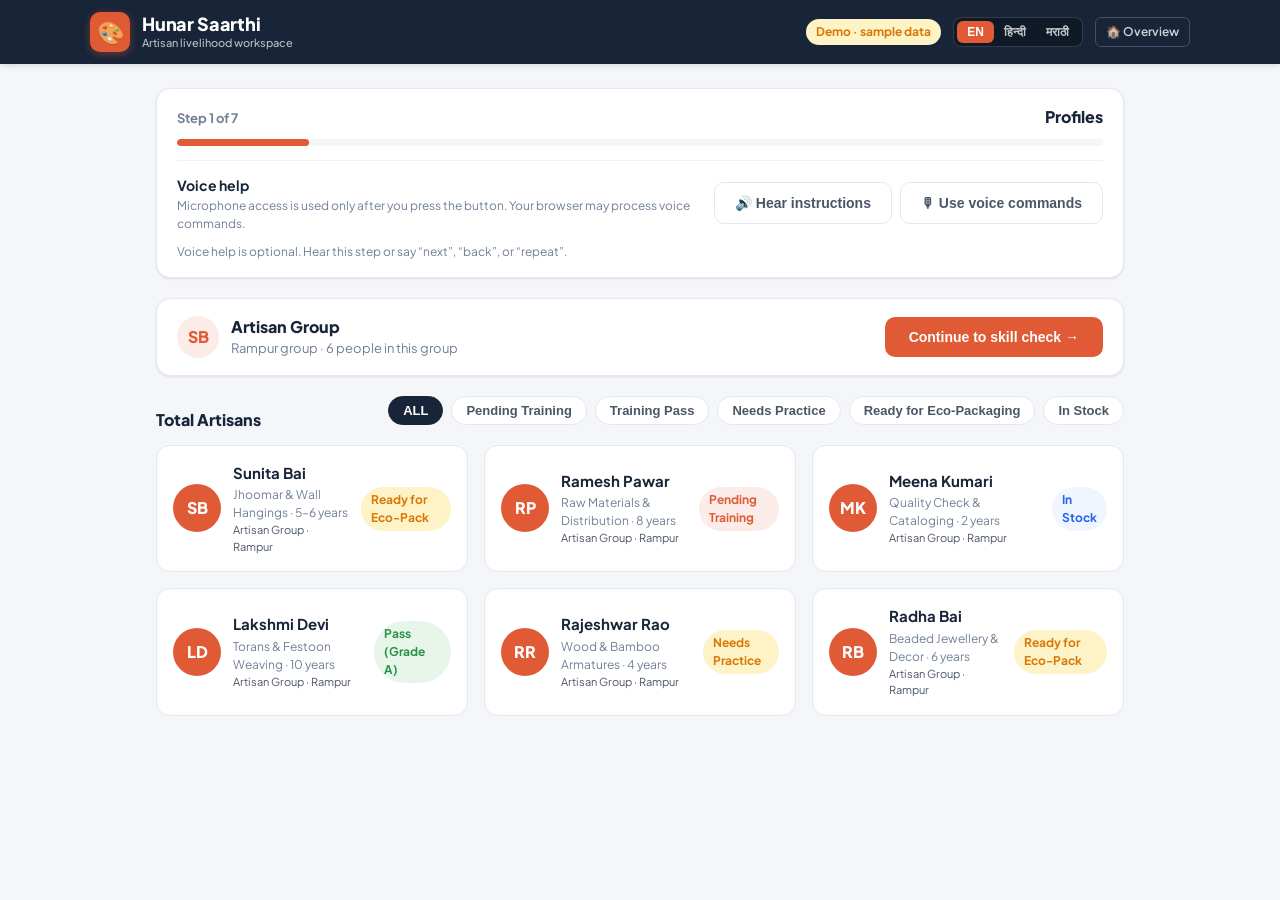
<file: index.html>
<!DOCTYPE html>
<html lang="en">
<head>
  <meta charset="utf-8">
  <meta name="viewport" content="width=device-width, initial-scale=1, viewport-fit=cover">
  <meta name="theme-color" content="#182438">
  <title>Hunar Saarthi — Artisan Workspace</title>
  <meta name="description" content="Hunar Saarthi helps artisan groups manage profiles, products, orders, and earnings.">
  <link rel="stylesheet" href="css/style.css">
</head>
<body>
  <!-- Master Application Container -->
  <div id="app-root"></div>

  <!-- Main Logic Script -->
  <script src="js/app.js"></script>
</body>
</html>
</file>
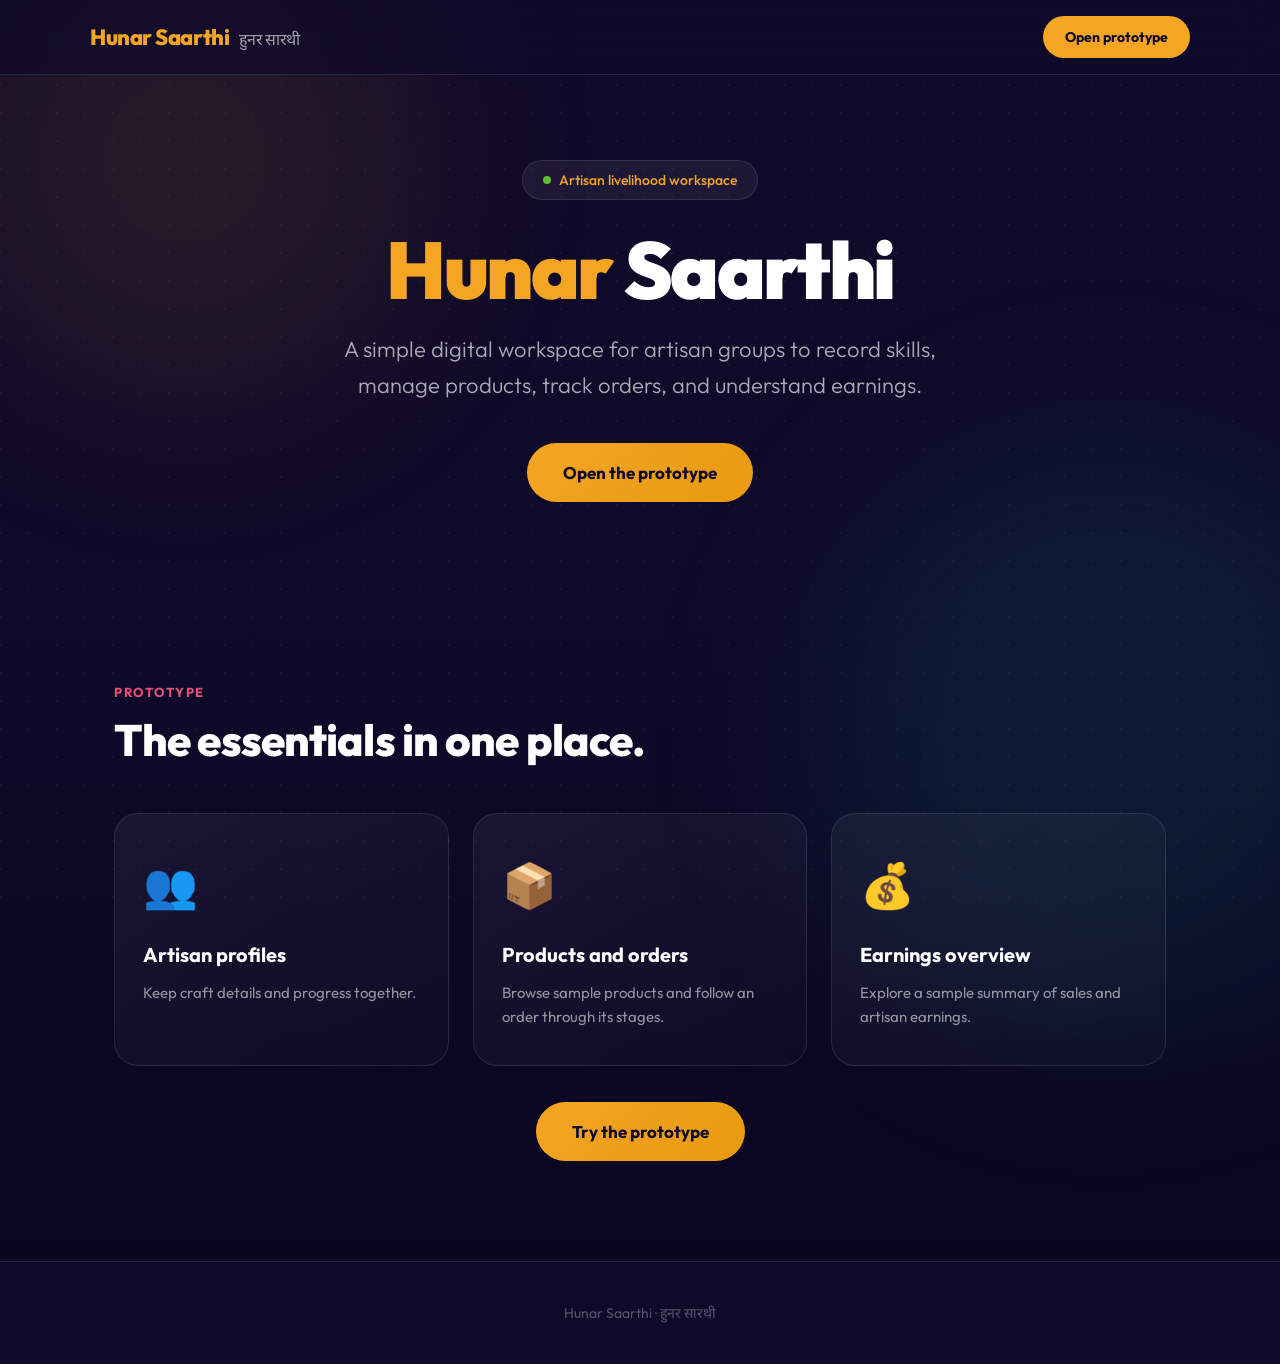
<file: landing.html>
<!DOCTYPE html>
<html lang="en">
<head>
  <meta charset="utf-8">
  <meta name="viewport" content="width=device-width, initial-scale=1, viewport-fit=cover">
  <meta name="theme-color" content="#0F0A2A">
  <title>Hunar Saarthi — Artisan Livelihood</title>
  <meta name="description" content="Hunar Saarthi helps artisan communities manage skills, products, orders, and earnings.">
  <link rel="stylesheet" href="css/landing.css">
</head>
<body>
  <div class="bg-grid"></div>
  <div class="bg-orb o1"></div>
  <div class="bg-orb o2"></div>

  <nav class="nav-bar" id="nav">
    <div class="nav-inner">
      <a href="#" class="logo">Hunar Saarthi <span>हुनर सारथी</span></a>
      <a href="index.html" class="nav-cta">Open prototype</a>
    </div>
  </nav>

  <main>
    <section class="hero-section">
      <div class="container">
        <div class="hero-badge"><span class="dot"></span> Artisan livelihood workspace</div>
        <h1 class="hero-title"><span class="gold">Hunar</span> Saarthi</h1>
        <p class="hero-sub">
          A simple digital workspace for artisan groups to record skills, manage products,
          track orders, and understand earnings.
        </p>
        <div class="hero-actions">
          <a href="index.html" class="btn-primary">Open the prototype</a>
        </div>
      </div>
    </section>

    <section class="features-section" id="features">
      <div class="container">
        <div class="section-label">Prototype</div>
        <h2 class="section-title">The essentials in one place.</h2>
        <div class="features-grid">
          <article class="feature-card">
            <div class="feature-emoji">👥</div>
            <h3 class="feature-title">Artisan profiles</h3>
            <p class="feature-desc">Keep craft details and progress together.</p>
          </article>
          <article class="feature-card">
            <div class="feature-emoji">📦</div>
            <h3 class="feature-title">Products and orders</h3>
            <p class="feature-desc">Browse sample products and follow an order through its stages.</p>
          </article>
          <article class="feature-card">
            <div class="feature-emoji">💰</div>
            <h3 class="feature-title">Earnings overview</h3>
            <p class="feature-desc">Explore a sample summary of sales and artisan earnings.</p>
          </article>
        </div>
        <div class="hero-actions" style="margin-top:36px;">
          <a href="index.html" class="btn-primary">Try the prototype</a>
        </div>
      </div>
    </section>
  </main>

  <footer class="footer">
    <div class="container">
      <p>Hunar Saarthi · हुनर सारथी</p>
    </div>
  </footer>
</body>
</html>
</file>
<file: css/style.css>
@import url('https://fonts.googleapis.com/css2?family=Plus+Jakarta+Sans:wght@400;500;600;700;800&family=Noto+Sans+Devanagari:wght@400;500;600;700&display=swap');

:root {
  --primary: #E05A36;
  --primary-dark: #C64321;
  --primary-light: #FBECE8;
  --navy: #182438;
  --navy-dark: #0F1726;
  --slate: #4A5568;
  --light-slate: #718096;
  --bg-page: #F4F6F9;
  --bg-card: #FFFFFF;
  --border: #E2E8F0;
  --border-light: #EDF2F7;
  --green: #2B9348;
  --green-light: #E8F5E9;
  --gold: #D97706;
  --gold-light: #FEF3C7;
  --blue: #2563EB;
  --blue-light: #EFF6FF;
  --shadow-sm: 0 1px 3px rgba(0,0,0,0.06), 0 1px 2px rgba(0,0,0,0.04);
  --shadow-md: 0 4px 6px -1px rgba(0,0,0,0.08), 0 2px 4px -1px rgba(0,0,0,0.04);
  --shadow-lg: 0 10px 15px -3px rgba(0,0,0,0.1), 0 4px 6px -2px rgba(0,0,0,0.05);
}

*, *::before, *::after { box-sizing: border-box; margin: 0; padding: 0; }

body {
  font-family: 'Plus Jakarta Sans', 'Noto Sans Devanagari', system-ui, sans-serif;
  background-color: var(--bg-page);
  color: var(--navy);
  line-height: 1.5;
  min-height: 100vh;
  padding-bottom: 24px;
}

/* ─── Top Master Header ─── */
.app-header {
  background: var(--navy);
  color: #fff;
  padding: 12px 20px;
  position: sticky;
  top: 0;
  z-index: 100;
  box-shadow: var(--shadow-md);
}

.header-top-row {
  display: flex;
  align-items: center;
  justify-content: space-between;
  max-width: 1100px;
  margin: 0 auto;
  gap: 16px;
  flex-wrap: wrap;
}

.brand-block {
  display: flex;
  align-items: center;
  gap: 12px;
}

.brand-icon {
  background: var(--primary);
  color: #fff;
  width: 40px;
  height: 40px;
  border-radius: 10px;
  display: flex;
  align-items: center;
  justify-content: center;
  font-size: 22px;
  font-weight: 800;
  box-shadow: 0 2px 8px rgba(224, 90, 54, 0.4);
}

.brand-title {
  font-size: 18px;
  font-weight: 800;
  letter-spacing: -0.01em;
  line-height: 1.2;
}

.brand-subtitle {
  font-size: 11px;
  color: rgba(255, 255, 255, 0.7);
  font-weight: 500;
}

.header-actions {
  display: flex;
  align-items: center;
  gap: 12px;
  flex-wrap: wrap;
}

.team-chip {
  font-size: 11px;
  background: rgba(255, 255, 255, 0.08);
  border: 1px solid rgba(255, 255, 255, 0.15);
  padding: 4px 10px;
  border-radius: 99px;
  color: rgba(255, 255, 255, 0.9);
  display: flex;
  align-items: center;
  gap: 6px;
}

.team-chip strong {
  color: var(--primary);
}

.lang-selector {
  display: flex;
  background: rgba(0, 0, 0, 0.3);
  border-radius: 8px;
  padding: 3px;
  border: 1px solid rgba(255, 255, 255, 0.15);
}

.lang-btn {
  background: none;
  border: none;
  color: rgba(255, 255, 255, 0.75);
  font-size: 12px;
  font-weight: 700;
  padding: 4px 10px;
  border-radius: 6px;
  cursor: pointer;
  transition: all 0.2s;
}

.lang-btn.active {
  background: var(--primary);
  color: #fff;
}

.portal-nav-link {
  color: rgba(255, 255, 255, 0.8);
  text-decoration: none;
  font-size: 12px;
  font-weight: 600;
  padding: 5px 10px;
  border-radius: 6px;
  border: 1px solid rgba(255, 255, 255, 0.2);
  transition: all 0.2s;
}

.portal-nav-link:hover {
  background: rgba(255, 255, 255, 0.1);
  color: #fff;
}

/* ─── Main Content Container ─── */
.main-container {
  max-width: 1000px;
  margin: 24px auto;
  padding: 0 16px;
}

.workflow-progress {
  background: #fff;
  border: 1px solid var(--border);
  border-radius: 14px;
  padding: 16px 20px;
  margin-bottom: 20px;
  box-shadow: var(--shadow-sm);
}

.workflow-progress-heading {
  display: flex;
  align-items: baseline;
  justify-content: space-between;
  gap: 12px;
  margin-bottom: 10px;
}

.workflow-progress-heading span {
  color: var(--light-slate);
  font-size: 13px;
  font-weight: 700;
}

.workflow-progress-heading h1 {
  color: var(--navy);
  font-size: 16px;
  font-weight: 800;
}

.workflow-progress-track {
  height: 7px;
  overflow: hidden;
  border-radius: 99px;
  background: var(--bg-page);
}

.workflow-progress-track span {
  display: block;
  height: 100%;
  border-radius: inherit;
  background: var(--primary);
  transition: width 0.25s ease;
}

.workflow-navigation {
  display: flex;
  justify-content: flex-start;
  margin-top: 16px;
}

.voice-help {
  display: grid;
  grid-template-columns: minmax(180px, 1fr) auto;
  align-items: center;
  gap: 10px 16px;
  border-top: 1px solid var(--border-light);
  margin-top: 14px;
  padding-top: 12px;
}

.voice-help-copy strong {
  color: var(--navy);
  font-size: 14px;
}

.voice-help-copy p,
.voice-status {
  color: var(--light-slate);
  font-size: 12px;
}

.voice-help-actions {
  display: flex;
  gap: 8px;
  flex-wrap: wrap;
}

.voice-button {
  min-height: 42px;
  padding: 8px 12px;
  font-size: 12px;
}

.voice-status {
  grid-column: 1 / -1;
  min-height: 18px;
}

.group-summary {
  display: flex;
  align-items: center;
  justify-content: space-between;
  gap: 16px;
  background: #fff;
  border: 1px solid var(--border);
  border-radius: 14px;
  padding: 16px 20px;
  margin-bottom: 20px;
  box-shadow: var(--shadow-sm);
}

.group-summary-details {
  display: flex;
  align-items: center;
  gap: 12px;
}

.group-summary-avatar {
  display: grid;
  width: 42px;
  height: 42px;
  place-items: center;
  border-radius: 50%;
  background: var(--primary-light);
  color: var(--primary);
  font-weight: 800;
}

.group-summary h2,
.artisan-list-heading h2 {
  color: var(--navy);
  font-size: 16px;
  font-weight: 800;
}

.group-summary p {
  color: var(--light-slate);
  font-size: 13px;
}

.artisan-list-heading {
  display: flex;
  flex-wrap: wrap;
  align-items: center;
  justify-content: space-between;
  gap: 8px 16px;
}

.artisan-list-heading .filter-pills-bar {
  margin-bottom: 12px;
}

/* ─── White Surface Cards ─── */
.hub-card {
  background: var(--bg-card);
  border-radius: 16px;
  border: 1px solid var(--border);
  padding: 24px;
  margin-bottom: 24px;
  box-shadow: var(--shadow-sm);
}

.card-header-row {
  display: flex;
  align-items: center;
  justify-content: space-between;
  margin-bottom: 16px;
  flex-wrap: wrap;
  gap: 12px;
}

.card-title {
  font-size: 20px;
  font-weight: 800;
  color: var(--navy);
  display: flex;
  align-items: center;
  gap: 10px;
}

.card-desc {
  font-size: 14px;
  color: var(--slate);
  margin-bottom: 20px;
}

/* ─── Badge Styles ─── */
.badge {
  display: inline-flex;
  align-items: center;
  gap: 6px;
  padding: 4px 10px;
  border-radius: 99px;
  font-size: 12px;
  font-weight: 700;
}

.badge-green { background: var(--green-light); color: var(--green); }
.badge-gold { background: var(--gold-light); color: var(--gold); }
.badge-orange { background: var(--primary-light); color: var(--primary); }
.badge-blue { background: var(--blue-light); color: var(--blue); }

/* ─── Stats Grid Row ─── */
.stat-chips-grid {
  display: grid;
  grid-template-columns: repeat(auto-fit, minmax(160px, 1fr));
  gap: 14px;
  margin-bottom: 24px;
}

.stat-chip-box {
  background: var(--bg-page);
  border: 1px solid var(--border);
  border-radius: 12px;
  padding: 14px 18px;
  text-align: center;
}

.stat-chip-num {
  font-size: 24px;
  font-weight: 800;
  color: var(--navy);
  line-height: 1.1;
  margin-bottom: 4px;
}

.stat-chip-label {
  font-size: 12px;
  color: var(--slate);
  font-weight: 600;
  text-transform: uppercase;
  letter-spacing: 0.5px;
}

/* ─── Filter Pills ─── */
.filter-pills-bar {
  display: flex;
  gap: 8px;
  overflow-x: auto;
  padding-bottom: 8px;
  margin-bottom: 20px;
}

.pill-btn {
  background: #fff;
  border: 1px solid var(--border);
  color: var(--slate);
  font-size: 13px;
  font-weight: 600;
  padding: 6px 14px;
  border-radius: 99px;
  cursor: pointer;
  white-space: nowrap;
  transition: all 0.2s;
}

.pill-btn:hover, .pill-btn.active {
  background: var(--navy);
  color: #fff;
  border-color: var(--navy);
}

/* ─── Artisan List & Cards ─── */
.artisan-list-grid {
  display: grid;
  grid-template-columns: repeat(auto-fit, minmax(280px, 1fr));
  gap: 16px;
}

.artisan-item-card {
  background: #fff;
  border: 1px solid var(--border);
  border-radius: 14px;
  padding: 16px;
  display: flex;
  align-items: center;
  justify-content: space-between;
  gap: 12px;
  transition: transform 0.2s, box-shadow 0.2s;
  cursor: default;
}

.artisan-item-card:hover {
  box-shadow: var(--shadow-sm);
}

.artisan-avatar-block {
  display: flex;
  align-items: center;
  gap: 12px;
}

.artisan-avatar {
  width: 48px;
  height: 48px;
  border-radius: 50%;
  background: var(--primary);
  color: #fff;
  font-weight: 800;
  font-size: 16px;
  display: flex;
  align-items: center;
  justify-content: center;
  flex-shrink: 0;
}

.artisan-info h4 {
  font-size: 15px;
  font-weight: 700;
  color: var(--navy);
  margin-bottom: 2px;
}

.artisan-info p {
  font-size: 12px;
  color: var(--light-slate);
}

/* ─── Product Catalog Grid ─── */
.product-catalog-grid {
  display: grid;
  grid-template-columns: repeat(auto-fit, minmax(280px, 1fr));
  gap: 20px;
}

.product-item-card {
  background: #fff;
  border: 1px solid var(--border);
  border-radius: 14px;
  overflow: hidden;
  display: flex;
  flex-direction: column;
  transition: all 0.2s;
}

.product-item-card:hover {
  box-shadow: var(--shadow-md);
  border-color: var(--primary);
}

.product-image-box {
  height: 170px;
  background: #F8FAFC;
  display: flex;
  align-items: center;
  justify-content: center;
  font-size: 48px;
  position: relative;
  border-bottom: 1px solid var(--border-light);
}

.product-image-box img {
  width: 100%;
  height: 100%;
  object-fit: cover;
}

.product-body {
  padding: 16px;
  flex: 1;
  display: flex;
  flex-direction: column;
  justify-content: space-between;
}

.product-meta-row {
  display: flex;
  justify-content: space-between;
  align-items: baseline;
  margin-bottom: 6px;
}

.product-name {
  font-size: 16px;
  font-weight: 700;
  color: var(--navy);
}

.product-price {
  font-size: 18px;
  font-weight: 800;
  color: var(--primary);
}

.product-desc {
  font-size: 13px;
  color: var(--slate);
  margin-bottom: 12px;
  line-height: 1.4;
}

.product-footer-row {
  display: flex;
  align-items: center;
  justify-content: space-between;
  border-top: 1px solid var(--border-light);
  padding-top: 10px;
  font-size: 12px;
  color: var(--light-slate);
  font-weight: 600;
}

/* ─── Stepper Pipeline (Order Tracker) ─── */
.order-stepper-box {
  background: #fff;
  border: 1px solid var(--border);
  border-radius: 16px;
  padding: 24px;
  margin: 20px 0;
}

.stepper-timeline {
  display: flex;
  justify-content: space-between;
  position: relative;
  margin: 30px 0 20px;
}

.stepper-timeline::before {
  content: '';
  position: absolute;
  top: 18px;
  left: 30px;
  right: 30px;
  height: 4px;
  background: var(--border);
  z-index: 1;
}

.step-node {
  position: relative;
  z-index: 2;
  text-align: center;
  flex: 1;
}

.step-circle {
  width: 38px;
  height: 38px;
  border-radius: 50%;
  background: #fff;
  border: 3px solid var(--border);
  color: var(--slate);
  font-weight: 800;
  font-size: 14px;
  display: flex;
  align-items: center;
  justify-content: center;
  margin: 0 auto 8px;
  transition: all 0.3s;
}

.step-node.completed .step-circle {
  background: var(--green);
  border-color: var(--green);
  color: #fff;
}

.step-node.active .step-circle {
  background: var(--primary);
  border-color: var(--primary);
  color: #fff;
  box-shadow: 0 0 0 4px var(--primary-light);
}

.step-label {
  font-size: 12px;
  font-weight: 700;
  color: var(--navy);
  margin-bottom: 2px;
}

.step-date {
  font-size: 11px;
  color: var(--light-slate);
}

/* ─── Purchase Order Document Styling ─── */
.po-document-box {
  background: #fff;
  border: 2px solid var(--border);
  border-radius: 12px;
  padding: 32px;
  max-width: 800px;
  margin: 0 auto;
  box-shadow: var(--shadow-md);
  position: relative;
}

.po-header-grid {
  display: flex;
  justify-content: space-between;
  align-items: flex-start;
  border-bottom: 2px solid var(--navy);
  padding-bottom: 16px;
  margin-bottom: 24px;
  flex-wrap: wrap;
  gap: 16px;
}

.po-title-block h2 {
  font-size: 24px;
  font-weight: 900;
  color: var(--primary);
}

.po-title-block p {
  font-size: 13px;
  color: var(--slate);
}

.po-meta-block {
  text-align: right;
  font-size: 13px;
}

.po-table {
  width: 100%;
  border-collapse: collapse;
  margin: 20px 0;
  font-size: 14px;
}

.po-table th {
  background: var(--bg-page);
  padding: 12px 14px;
  text-align: left;
  border-bottom: 2px solid var(--border);
  font-weight: 700;
  color: var(--navy);
}

.po-table td {
  padding: 12px 14px;
  border-bottom: 1px solid var(--border-light);
}

.po-totals-box {
  width: 280px;
  margin-left: auto;
  margin-top: 16px;
}

.po-total-row {
  display: flex;
  justify-content: space-between;
  padding: 6px 0;
  font-size: 14px;
}

.po-total-row.grand {
  border-top: 2px solid var(--navy);
  font-size: 17px;
  font-weight: 800;
  color: var(--primary);
  padding-top: 10px;
}

/* ─── Buttons ─── */
.btn-primary {
  background: var(--primary);
  color: #fff;
  border: none;
  padding: 12px 24px;
  border-radius: 10px;
  font-size: 14px;
  font-weight: 700;
  cursor: pointer;
  display: inline-flex;
  align-items: center;
  gap: 8px;
  transition: all 0.2s;
}

.btn-primary:hover {
  background: var(--primary-dark);
  box-shadow: 0 4px 12px rgba(224, 90, 54, 0.3);
}

.btn-outline {
  background: transparent;
  color: var(--slate);
  border: 1px solid var(--border);
  padding: 10px 20px;
  border-radius: 10px;
  font-size: 14px;
  font-weight: 600;
  cursor: pointer;
  transition: all 0.2s;
}

button {
  touch-action: manipulation;
}

.btn-outline:hover {
  background: var(--bg-page);
  color: var(--navy);
}

/* ─── Form Inputs ─── */
.input-field {
  width: 100%;
  padding: 10px 14px;
  border: 1px solid var(--border);
  border-radius: 8px;
  font-size: 14px;
  font-family: inherit;
  margin-top: 6px;
}

.input-field:focus {
  outline: none;
  border-color: var(--primary);
  box-shadow: 0 0 0 3px var(--primary-light);
}

/* ─── Responsive Media Queries ─── */
@media (max-width: 768px) {
  .brand-title { font-size: 15px; }
  .stepper-timeline { flex-direction: column; gap: 20px; }
  .stepper-timeline::before { display: none; }
  .po-document-box { padding: 16px; }
  .workflow-progress-heading { align-items: flex-start; flex-direction: column; gap: 2px; }
  .voice-help { grid-template-columns: 1fr; }
  .voice-status { grid-column: auto; }
  .group-summary { align-items: flex-start; flex-direction: column; }
  .artisan-list-heading { align-items: flex-start; flex-direction: column; }
}
</file>
<file: css/landing.css>
@import url('https://fonts.googleapis.com/css2?family=Outfit:wght@300;400;600;700;800;900&family=Noto+Sans+Devanagari:wght@400;700;900&display=swap');

:root {
  --ink: #0F0A2A;
  --ink2: #1B1555;
  --gold: #F5A524;
  --teal: #16B2A2;
  --rose: #E8507A;
  --leaf: #5CBF3A;
  --violet: #7C6CFF;
  --mist: #F3F0FF;
  --glass: rgba(255, 255, 255, 0.06);
  --glass-border: rgba(255, 255, 255, 0.1);
  --glow-gold: rgba(245, 165, 36, 0.25);
  --glow-teal: rgba(22, 178, 162, 0.25);
  --glow-rose: rgba(232, 80, 122, 0.2);
}

*, *::before, *::after { box-sizing: border-box; margin: 0; padding: 0; }

html { scroll-behavior: smooth; }

body {
  font-family: 'Outfit', 'Noto Sans Devanagari', system-ui, sans-serif;
  background: var(--ink);
  color: #fff;
  overflow-x: hidden;
  line-height: 1.6;
}

/* ─── Animated background ─── */
.bg-grid {
  position: fixed; inset: 0; z-index: 0; pointer-events: none;
  background-image: radial-gradient(circle at 1px 1px, rgba(255,255,255,0.04) 1.5px, transparent 0);
  background-size: 28px 28px;
}
.bg-orb {
  position: fixed; border-radius: 50%; filter: blur(100px); opacity: 0.4; z-index: 0; pointer-events: none;
  animation: orb-float 12s ease-in-out infinite alternate;
}
.bg-orb.o1 { width: 500px; height: 500px; background: var(--glow-gold); top: -10%; left: -5%; }
.bg-orb.o2 { width: 600px; height: 600px; background: var(--glow-teal); bottom: -15%; right: -10%; animation-delay: -4s; }
.bg-orb.o3 { width: 350px; height: 350px; background: var(--glow-rose); top: 40%; left: 50%; animation-delay: -8s; }
@keyframes orb-float {
  0% { transform: translate(0, 0) scale(1); }
  100% { transform: translate(40px, -30px) scale(1.15); }
}

/* ─── Layout ─── */
.container { max-width: 1100px; margin: 0 auto; padding: 0 24px; position: relative; z-index: 1; }
section { padding: 100px 0; }

/* ─── Nav ─── */
.nav-bar {
  position: fixed; top: 0; left: 0; right: 0; z-index: 100;
  padding: 16px 24px;
  background: rgba(15, 10, 42, 0.7);
  backdrop-filter: blur(20px); -webkit-backdrop-filter: blur(20px);
  border-bottom: 1px solid var(--glass-border);
  transition: background 0.3s;
}
.nav-inner { max-width: 1100px; margin: 0 auto; display: flex; align-items: center; justify-content: space-between; }
.logo { font-size: 22px; font-weight: 800; color: var(--gold); text-decoration: none; letter-spacing: -0.02em; }
.logo span { color: #fff; opacity: 0.6; font-weight: 400; margin-left: 6px; font-size: 16px; }
.nav-links { display: flex; gap: 28px; list-style: none; }
.nav-links a {
  color: rgba(255,255,255,0.7); text-decoration: none; font-weight: 500; font-size: 15px;
  transition: color 0.2s;
}
.nav-links a:hover { color: var(--gold); }
.nav-cta {
  background: var(--gold); color: var(--ink); border: 0; padding: 10px 22px;
  border-radius: 99px; font-weight: 700; font-size: 14px; cursor: pointer;
  transition: transform 0.15s, box-shadow 0.2s; text-decoration: none;
}
.nav-cta:hover { transform: translateY(-2px); box-shadow: 0 8px 24px var(--glow-gold); }

/* ─── Hero ─── */
.hero-section { padding-top: 160px; padding-bottom: 80px; text-align: center; }
.hero-badge {
  display: inline-flex; align-items: center; gap: 8px;
  background: var(--glass); border: 1px solid var(--glass-border);
  padding: 8px 20px; border-radius: 99px; font-size: 14px; font-weight: 500;
  color: var(--gold); margin-bottom: 28px;
  animation: fadeUp 0.8s ease-out;
}
.hero-badge .dot { width: 8px; height: 8px; border-radius: 50%; background: var(--leaf); animation: blink 2s infinite; }
@keyframes blink { 0%,100% { opacity:1; } 50% { opacity:0.3; } }

.hero-title {
  font-size: clamp(42px, 7vw, 80px); font-weight: 900; line-height: 1.05;
  letter-spacing: -0.03em; margin-bottom: 20px;
  animation: fadeUp 0.8s ease-out 0.1s both;
}
.hero-title .gold { color: var(--gold); }
.hero-title .devanagari {
  display: block; font-size: clamp(32px, 5vw, 56px); color: var(--teal); margin-top: 4px;
  font-family: 'Noto Sans Devanagari', sans-serif;
}
.hero-sub {
  font-size: clamp(17px, 2.5vw, 22px); font-weight: 300; color: rgba(255,255,255,0.65);
  max-width: 650px; margin: 0 auto 40px; line-height: 1.6;
  animation: fadeUp 0.8s ease-out 0.2s both;
}
.hero-actions {
  display: flex; gap: 16px; justify-content: center; flex-wrap: wrap;
  animation: fadeUp 0.8s ease-out 0.3s both;
}
.btn-primary {
  background: linear-gradient(135deg, var(--gold), #E89A10);
  color: var(--ink); padding: 16px 36px; border: 0; border-radius: 99px;
  font-size: 17px; font-weight: 700; cursor: pointer; text-decoration: none;
  transition: transform 0.15s, box-shadow 0.2s;
}
.btn-primary:hover { transform: translateY(-3px); box-shadow: 0 12px 32px var(--glow-gold); }
.btn-ghost {
  background: var(--glass); color: #fff; padding: 16px 36px; border: 1px solid var(--glass-border);
  border-radius: 99px; font-size: 17px; font-weight: 600; cursor: pointer; text-decoration: none;
  transition: transform 0.15s, background 0.2s;
}
.btn-ghost:hover { transform: translateY(-3px); background: rgba(255,255,255,0.1); }

@keyframes fadeUp {
  from { opacity: 0; transform: translateY(28px); }
  to { opacity: 1; transform: translateY(0); }
}

/* ─── Stats ribbon ─── */
.stats-ribbon {
  display: grid; grid-template-columns: repeat(auto-fit, minmax(180px, 1fr));
  gap: 2px; margin-top: 80px;
  background: var(--glass-border); border-radius: 24px; overflow: hidden;
  animation: fadeUp 0.8s ease-out 0.4s both;
}
.stat-card {
  background: rgba(15, 10, 42, 0.8); padding: 32px 24px; text-align: center;
  backdrop-filter: blur(10px);
}
.stat-number { font-size: 42px; font-weight: 900; line-height: 1; }
.stat-number.gold { color: var(--gold); }
.stat-number.teal { color: var(--teal); }
.stat-number.rose { color: var(--rose); }
.stat-number.violet { color: var(--violet); }
.stat-label { font-size: 14px; color: rgba(255,255,255,0.55); margin-top: 6px; font-weight: 500; }

/* ─── Problem section ─── */
.problem-section { background: linear-gradient(180deg, var(--ink), #130E35); }
.section-label {
  font-size: 13px; font-weight: 700; letter-spacing: 0.12em; text-transform: uppercase;
  color: var(--rose); margin-bottom: 12px;
}
.section-title {
  font-size: clamp(28px, 4vw, 44px); font-weight: 800; line-height: 1.15;
  letter-spacing: -0.02em; margin-bottom: 20px;
}
.section-desc {
  font-size: 18px; color: rgba(255,255,255,0.6); max-width: 650px; margin-bottom: 48px;
}
.pain-grid {
  display: grid; grid-template-columns: repeat(auto-fill, minmax(280px, 1fr));
  gap: 20px;
}
.pain-card {
  background: var(--glass); border: 1px solid var(--glass-border);
  border-radius: 20px; padding: 28px;
  transition: transform 0.2s, border-color 0.3s;
}
.pain-card:hover { transform: translateY(-4px); border-color: var(--rose); }
.pain-icon { font-size: 36px; margin-bottom: 14px; }
.pain-title { font-size: 18px; font-weight: 700; margin-bottom: 8px; }
.pain-desc { font-size: 15px; color: rgba(255,255,255,0.55); line-height: 1.5; }

/* ─── Solution section ─── */
.solution-section { }
.flow-diagram {
  display: flex; align-items: stretch; gap: 0; flex-wrap: wrap; justify-content: center;
  margin-top: 48px;
}
.flow-step {
  flex: 1; min-width: 200px; max-width: 260px; padding: 32px 20px; text-align: center;
  position: relative;
}
.flow-step::after {
  content: '→'; position: absolute; right: -14px; top: 50%; transform: translateY(-50%);
  font-size: 28px; color: rgba(255,255,255,0.2);
}
.flow-step:last-child::after { display: none; }
.flow-icon {
  width: 72px; height: 72px; border-radius: 22px; display: grid; place-items: center;
  font-size: 34px; margin: 0 auto 16px;
  box-shadow: 0 8px 24px rgba(0,0,0,0.3);
}
.flow-icon.bg-gold { background: linear-gradient(135deg, var(--gold), #E89A10); }
.flow-icon.bg-teal { background: linear-gradient(135deg, var(--teal), #0E9E90); }
.flow-icon.bg-rose { background: linear-gradient(135deg, var(--rose), #D24470); }
.flow-icon.bg-violet { background: linear-gradient(135deg, var(--violet), #6356E0); }
.flow-icon.bg-leaf { background: linear-gradient(135deg, var(--leaf), #46A22E); }
.flow-label { font-size: 15px; font-weight: 700; margin-bottom: 6px; }
.flow-desc { font-size: 13px; color: rgba(255,255,255,0.5); }

/* ─── Features / App showcase ─── */
.features-section { background: linear-gradient(180deg, var(--ink), #0A0620); }
.features-grid {
  display: grid; grid-template-columns: repeat(auto-fill, minmax(300px, 1fr));
  gap: 24px; margin-top: 48px;
}
.feature-card {
  background: linear-gradient(145deg, rgba(255,255,255,0.05), rgba(255,255,255,0.02));
  border: 1px solid var(--glass-border);
  border-radius: 24px; padding: 36px 28px;
  transition: transform 0.25s, box-shadow 0.3s, border-color 0.3s;
}
.feature-card:hover {
  transform: translateY(-6px);
  box-shadow: 0 20px 50px rgba(0,0,0,0.3);
  border-color: var(--gold);
}
.feature-emoji { font-size: 44px; margin-bottom: 18px; }
.feature-title { font-size: 20px; font-weight: 700; margin-bottom: 10px; }
.feature-desc { font-size: 15px; color: rgba(255,255,255,0.55); line-height: 1.6; }
.feature-tag {
  display: inline-block; margin-top: 14px; padding: 4px 14px;
  border-radius: 99px; font-size: 12px; font-weight: 700;
  background: rgba(245, 165, 36, 0.15); color: var(--gold);
}

/* ─── Revenue split visual ─── */
.split-section { }
.split-visual {
  display: flex; gap: 0; border-radius: 20px; overflow: hidden; height: 56px;
  margin: 40px 0 24px; box-shadow: 0 4px 16px rgba(0,0,0,0.3);
}
.split-bar {
  display: flex; align-items: center; justify-content: center;
  font-size: 15px; font-weight: 700; color: var(--ink);
  transition: flex 0.6s ease;
}
.split-bar.artisan { flex: 80; background: linear-gradient(135deg, var(--gold), #E89A10); }
.split-bar.fund { flex: 10; background: linear-gradient(135deg, var(--teal), #0E9E90); }
.split-bar.ngo { flex: 10; background: linear-gradient(135deg, var(--violet), #6356E0); color: #fff; }
.split-legend {
  display: flex; gap: 32px; flex-wrap: wrap; justify-content: center;
}
.legend-item { display: flex; align-items: center; gap: 10px; font-size: 15px; }
.legend-dot { width: 14px; height: 14px; border-radius: 50%; }
.legend-dot.gold { background: var(--gold); }
.legend-dot.teal { background: var(--teal); }
.legend-dot.violet { background: var(--violet); }

/* ─── Impact targets ─── */
.impact-section { background: linear-gradient(180deg, #0A0620, var(--ink)); }
.impact-grid {
  display: grid; grid-template-columns: repeat(auto-fit, minmax(260px, 1fr));
  gap: 24px; margin-top: 48px;
}
.impact-card {
  background: var(--glass); border: 1px solid var(--glass-border);
  border-radius: 24px; padding: 36px 28px; text-align: center;
  transition: transform 0.2s, border-color 0.3s;
}
.impact-card:hover { transform: translateY(-4px); }
.impact-before {
  font-size: 14px; color: rgba(255,255,255,0.4); text-decoration: line-through;
  margin-bottom: 4px;
}
.impact-after { font-size: 38px; font-weight: 900; margin-bottom: 8px; }
.impact-label { font-size: 15px; color: rgba(255,255,255,0.55); }
.impact-arrow { color: var(--leaf); font-size: 22px; margin: 4px 0; }

/* ─── Timeline ─── */
.timeline-section { }
.timeline {
  position: relative; padding-left: 36px; margin-top: 48px;
}
.timeline::before {
  content: ''; position: absolute; left: 14px; top: 0; bottom: 0; width: 3px;
  background: linear-gradient(180deg, var(--gold), var(--teal), var(--violet), var(--leaf));
  border-radius: 99px;
}
.tl-item {
  position: relative; margin-bottom: 40px; padding-left: 24px;
}
.tl-dot {
  position: absolute; left: -29px; top: 6px;
  width: 18px; height: 18px; border-radius: 50%;
  border: 3px solid var(--ink);
  box-shadow: 0 0 0 3px var(--gold);
  background: var(--gold);
}
.tl-item:nth-child(2) .tl-dot { background: var(--teal); box-shadow: 0 0 0 3px var(--teal); }
.tl-item:nth-child(3) .tl-dot { background: var(--violet); box-shadow: 0 0 0 3px var(--violet); }
.tl-item:nth-child(4) .tl-dot { background: var(--leaf); box-shadow: 0 0 0 3px var(--leaf); }
.tl-phase {
  font-size: 13px; font-weight: 700; text-transform: uppercase;
  letter-spacing: 0.08em; margin-bottom: 4px;
}
.tl-item:nth-child(1) .tl-phase { color: var(--gold); }
.tl-item:nth-child(2) .tl-phase { color: var(--teal); }
.tl-item:nth-child(3) .tl-phase { color: var(--violet); }
.tl-item:nth-child(4) .tl-phase { color: var(--leaf); }
.tl-title { font-size: 22px; font-weight: 700; margin-bottom: 6px; }
.tl-desc { font-size: 15px; color: rgba(255,255,255,0.55); max-width: 520px; }

/* ─── Deliverables ─── */
.deliverables-section { background: linear-gradient(180deg, var(--ink), #130E35); }
.deliverables-grid {
  display: grid; grid-template-columns: repeat(auto-fill, minmax(300px, 1fr));
  gap: 16px; margin-top: 40px;
}
.deliv-card {
  display: flex; align-items: center; gap: 16px;
  background: var(--glass); border: 1px solid var(--glass-border);
  border-radius: 16px; padding: 20px 22px;
  text-decoration: none; color: #fff;
  transition: transform 0.2s, border-color 0.2s, background 0.2s;
}
.deliv-card:hover { transform: translateY(-3px); border-color: var(--gold); background: rgba(255,255,255,0.08); }
.deliv-num {
  flex-shrink: 0; width: 40px; height: 40px; border-radius: 12px;
  background: rgba(245, 165, 36, 0.15); color: var(--gold);
  display: grid; place-items: center; font-weight: 800; font-size: 16px;
}
.deliv-text { font-size: 15px; font-weight: 600; }

/* ─── CTA / Footer ─── */
.cta-section {
  text-align: center; padding: 100px 0 60px;
}
.cta-title {
  font-size: clamp(28px, 4vw, 48px); font-weight: 900; line-height: 1.15;
  margin-bottom: 20px;
}
.cta-title .gold { color: var(--gold); }
.cta-sub {
  font-size: 18px; color: rgba(255,255,255,0.5); margin-bottom: 36px; max-width: 500px; margin-inline: auto;
}
.footer {
  text-align: center; padding: 40px 0; border-top: 1px solid var(--glass-border);
  color: rgba(255,255,255,0.3); font-size: 14px;
}
.footer a { color: var(--gold); text-decoration: none; }

/* ─── Scroll reveal ─── */
.reveal {
  opacity: 0; transform: translateY(36px);
  transition: opacity 0.7s ease-out, transform 0.7s ease-out;
}
.reveal.visible { opacity: 1; transform: translateY(0); }

/* ─── Responsive ─── */
@media (max-width: 768px) {
  .nav-links { display: none; }
  section { padding: 60px 0; }
  .flow-diagram { flex-direction: column; align-items: center; }
  .flow-step::after { content: '↓'; right: auto; bottom: -18px; top: auto; transform: none; }
  .flow-step:last-child::after { display: none; }
  .features-grid { grid-template-columns: 1fr; }
  .split-bar { font-size: 12px; }
  .stats-ribbon { grid-template-columns: repeat(2, 1fr); }
}

/* ─── Phone mockup ─── */
.phone-mockup {
  width: 260px; height: 500px; margin: 48px auto 0;
  background: #1B1740; border-radius: 36px;
  border: 3px solid rgba(255,255,255,0.15);
  padding: 16px 12px; overflow: hidden;
  box-shadow: 0 24px 60px rgba(0,0,0,0.5), 0 0 0 1px rgba(255,255,255,0.05);
  position: relative;
}
.phone-mockup::before {
  content: ''; position: absolute; top: 10px; left: 50%; transform: translateX(-50%);
  width: 80px; height: 6px; border-radius: 99px; background: rgba(255,255,255,0.1);
}
.phone-screen {
  background: var(--ink); border-radius: 22px; height: 100%; padding: 32px 16px;
  display: flex; flex-direction: column; align-items: center; justify-content: center; gap: 14px;
}
.phone-screen .p-title { font-size: 13px; opacity: 0.6; }
.phone-screen .p-icons { display: flex; gap: 12px; }
.phone-screen .p-icon {
  width: 56px; height: 56px; border-radius: 50%; display: grid; place-items: center;
  font-size: 26px; box-shadow: inset 0 0 0 3px rgba(255,255,255,0.3);
}
.phone-screen .p-tiles { display: grid; grid-template-columns: 1fr 1fr; gap: 10px; width: 100%; margin-top: 8px; }
.phone-screen .p-tile {
  border-radius: 18px; padding: 14px 8px; text-align: center; font-size: 28px;
  box-shadow: 0 4px 0 rgba(0,0,0,0.3);
}
.phone-screen .p-tile small { display: block; font-size: 11px; font-weight: 700; margin-top: 4px; }

/* ─── Existing Solutions Section ─── */
.compare-section { }
.compare-table {
  width: 100%; border-collapse: separate; border-spacing: 0;
  margin-top: 40px; border-radius: 20px; overflow: hidden;
  border: 1px solid var(--glass-border);
}
.compare-table th {
  background: rgba(255,255,255,0.06); padding: 16px 18px; text-align: left;
  font-size: 13px; text-transform: uppercase; letter-spacing: 0.06em;
  color: rgba(255,255,255,0.5); font-weight: 700;
}
.compare-table td {
  padding: 16px 18px; border-top: 1px solid var(--glass-border);
  font-size: 14px; color: rgba(255,255,255,0.7);
  vertical-align: top;
}
.compare-table tr:hover td { background: rgba(255,255,255,0.03); }
.compare-table .us td { color: var(--gold); font-weight: 600; }
.compare-badge {
  display: inline-block; padding: 3px 10px; border-radius: 99px;
  font-size: 11px; font-weight: 700; background: rgba(92, 191, 58, 0.15); color: var(--leaf);
}
</file>
